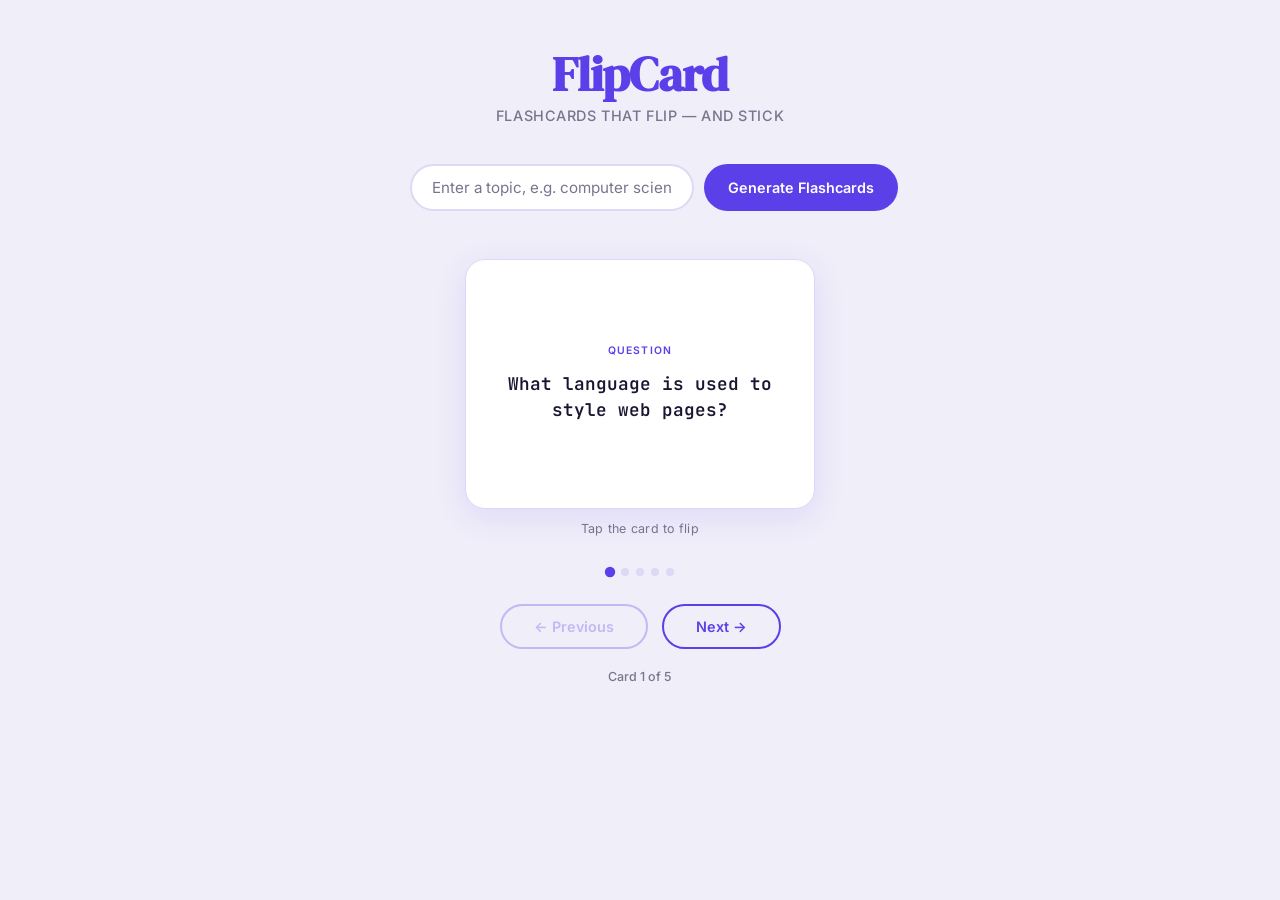
<file: index.html>
<!DOCTYPE html>
<html lang="en">

<head>
    <meta charset="UTF-8" />
    <meta name="viewport" content="width=device-width, initial-scale=1.0" />
    <title>FlipCard — Math Flashcards</title>
    <link
        href="https://fonts.googleapis.com/css2?family=DM+Serif+Display&family=Inter:wght@400;500;600&family=JetBrains+Mono:wght@400;600&display=swap"
        rel="stylesheet" />
    <link rel="stylesheet" href="style.css" />
</head>

<body>

    <!-- ── Header ── -->
    <header>
        <h1>FlipCard</h1>
        <p class="tagline">Flashcards that flip — and stick</p>
    </header>

    <!-- ── Topic Input ── -->
    <div class="input-row">
        <input type="text" id="topic-input" placeholder="Enter a topic, e.g. computer science" />
        <button id="generate-btn">Generate Flashcards</button>
    </div>

    <p class="error-msg" id="error-msg">Something went wrong. Please try again.</p>

    <!-- ── Flashcard Scene ── -->
    <div class="flashcard-scene">
        <div class="flashcard" id="flashcard">

            <!-- Front -->
            <div class="card-face card-front">
                <span class="card-label">Question</span>
                <p class="card-question" id="card-question">What language is used to style web pages?</p>
            </div>

            <!-- Back -->
            <div class="card-face card-back">
                <span class="card-label">Answer</span>
                <p class="card-answer" id="card-answer">CSS</p>
            </div>

            <!-- Loading state -->
            <div class="loading-overlay" id="loading-overlay">
                <div class="spinner"></div>
            </div>

        </div>
    </div>

    <p class="tap-hint">Tap the card to flip</p>

    <!-- ── Progress dots ── -->
    <div class="progress" id="progress-dots"></div>

    <!-- ── Controls ── -->
    <div class="controls">
        <button class="ctrl-btn" id="prev-btn">← Previous</button>
        <button class="ctrl-btn" id="next-btn">Next →</button>
    </div>

    <p class="card-counter" id="card-counter">Card 1 of 5</p>

    <script src="script.js"></script>
</body>

</html>
</file>
<file: style.css>
/* ── Tokens ── */
:root {
    --bg: #F0EEF9;
    --surface: #FFFFFF;
    --back-face: #2B1F5C;
    --accent: #5B3FE8;
    --accent-lt: #7B61FF;
    --text: #1A1530;
    --muted: #7A748F;
    --border: #DDD8F5;
    --shadow: 0 8px 32px rgba(91, 63, 232, 0.12);
    --radius-card: 20px;
    --radius-btn: 50px;
}

*,
*::before,
*::after {
    box-sizing: border-box;
    margin: 0;
    padding: 0;
}

body {
    font-family: 'Inter', sans-serif;
    background: var(--bg);
    color: var(--text);
    min-height: 100vh;
    display: flex;
    flex-direction: column;
    align-items: center;
    padding: 48px 16px 64px;
}

/* ── Header ── */
header {
    text-align: center;
    margin-bottom: 40px;
}

header h1 {
    font-family: 'DM Serif Display', serif;
    font-size: clamp(2rem, 5vw, 3rem);
    color: var(--accent);
    letter-spacing: -0.02em;
    line-height: 1.1;
    margin-bottom: 6px;
}

header p.tagline {
    font-size: 0.9rem;
    color: var(--muted);
    font-weight: 500;
    letter-spacing: 0.04em;
    text-transform: uppercase;
}

/* ── Input Row ── */
.input-row {
    display: flex;
    gap: 10px;
    margin-bottom: 48px;
    width: 100%;
    max-width: 460px;
}

#topic-input {
    flex: 1;
    padding: 12px 20px;
    border: 2px solid var(--border);
    border-radius: var(--radius-btn);
    font-family: 'Inter', sans-serif;
    font-size: 0.95rem;
    background: var(--surface);
    color: var(--text);
    outline: none;
    transition: border-color 0.2s;
}

#topic-input::placeholder {
    color: var(--muted);
}

#topic-input:focus {
    border-color: var(--accent);
}

#generate-btn {
    padding: 12px 24px;
    border: none;
    border-radius: var(--radius-btn);
    background: var(--accent);
    color: #fff;
    font-family: 'Inter', sans-serif;
    font-size: 0.9rem;
    font-weight: 600;
    cursor: pointer;
    transition: background 0.2s, transform 0.1s;
    white-space: nowrap;
}

#generate-btn:hover {
    background: var(--accent-lt);
}

#generate-btn:active {
    transform: scale(0.97);
}

/* ── Flashcard Wrapper ── */
.flashcard-scene {
    perspective: 1200px;
    width: 350px;
    height: 250px;
    cursor: pointer;
    margin-bottom: 12px;
}

.flashcard {
    width: 100%;
    height: 100%;
    position: relative;
    transform-style: preserve-3d;
    transition: transform 0.55s cubic-bezier(0.4, 0, 0.2, 1);
}

.flashcard.is-flipped {
    transform: rotateY(180deg);
}

/* shared face styles */
.card-face {
    position: absolute;
    inset: 0;
    border-radius: var(--radius-card);
    backface-visibility: hidden;
    -webkit-backface-visibility: hidden;
    display: flex;
    flex-direction: column;
    align-items: center;
    justify-content: center;
    padding: 28px 32px;
    box-shadow: var(--shadow);
}

/* Front */
.card-front {
    background: var(--surface);
    border: 1.5px solid var(--border);
}

.card-front .card-label {
    font-size: 0.65rem;
    font-weight: 600;
    letter-spacing: 0.12em;
    text-transform: uppercase;
    color: var(--accent);
    margin-bottom: 14px;
}

.card-front .card-question {
    font-family: 'JetBrains Mono', monospace;
    font-size: 1.1rem;
    font-weight: 600;
    color: var(--text);
    text-align: center;
    line-height: 1.5;
}

/* Back */
.card-back {
    background: var(--back-face);
    transform: rotateY(180deg);
}

.card-back .card-label {
    font-size: 0.65rem;
    font-weight: 600;
    letter-spacing: 0.12em;
    text-transform: uppercase;
    color: var(--accent-lt);
    margin-bottom: 14px;
}

.card-back .card-answer {
    font-family: 'JetBrains Mono', monospace;
    font-size: 1rem;
    font-weight: 400;
    color: #E8E4FF;
    text-align: center;
    line-height: 1.6;
}

/* ── Tap hint ── */
.tap-hint {
    font-size: 0.78rem;
    color: var(--muted);
    margin-bottom: 32px;
    letter-spacing: 0.02em;
}

/* ── Progress dots ── */
.progress {
    display: flex;
    gap: 7px;
    margin-bottom: 28px;
}

.dot {
    width: 8px;
    height: 8px;
    border-radius: 50%;
    background: var(--border);
    transition: background 0.25s, transform 0.25s;
}

.dot.active {
    background: var(--accent);
    transform: scale(1.3);
}

/* ── Controls ── */
.controls {
    display: flex;
    gap: 14px;
}

.ctrl-btn {
    padding: 12px 32px;
    border: 2px solid var(--accent);
    border-radius: var(--radius-btn);
    background: transparent;
    color: var(--accent);
    font-family: 'Inter', sans-serif;
    font-size: 0.9rem;
    font-weight: 600;
    cursor: pointer;
    transition: background 0.2s, color 0.2s, transform 0.1s, opacity 0.2s;
}

.ctrl-btn:hover {
    background: var(--accent);
    color: #fff;
}

.ctrl-btn:active {
    transform: scale(0.97);
}

.ctrl-btn:disabled {
    opacity: 0.3;
    cursor: default;
}

.ctrl-btn:disabled:hover {
    background: transparent;
    color: var(--accent);
}

/* ── Loading overlay ── */
.loading-overlay {
    position: absolute;
    inset: 0;
    border-radius: var(--radius-card);
    background: rgba(240, 238, 249, 0.85);
    display: flex;
    align-items: center;
    justify-content: center;
    backdrop-filter: blur(4px);
    z-index: 10;
    pointer-events: none;
    opacity: 0;
    transition: opacity 0.2s;
}

.loading-overlay.visible {
    opacity: 1;
    pointer-events: all;
}

.spinner {
    width: 36px;
    height: 36px;
    border: 3px solid var(--border);
    border-top-color: var(--accent);
    border-radius: 50%;
    animation: spin 0.7s linear infinite;
}

@keyframes spin {
    to {
        transform: rotate(360deg);
    }
}

/* ── Card counter ── */
.card-counter {
    font-size: 0.78rem;
    color: var(--muted);
    font-weight: 500;
    margin-top: 20px;
}

/* ── Error message ── */
.error-msg {
    display: none;
    color: #c0392b;
    font-size: 0.85rem;
    margin-top: -28px;
    margin-bottom: 20px;
    text-align: center;
}
</file>
<file: flashcard/flashcard.css>
/* ── Tokens ── */
:root {
    --bg: #F0EEF9;
    --surface: #FFFFFF;
    --back-face: #2B1F5C;
    --accent: #5B3FE8;
    --accent-lt: #7B61FF;
    --text: #1A1530;
    --muted: #7A748F;
    --border: #DDD8F5;
    --shadow: 0 8px 32px rgba(91, 63, 232, 0.12);
    --radius-card: 20px;
    --radius-btn: 50px;
}

*,
*::before,
*::after {
    box-sizing: border-box;
    margin: 0;
    padding: 0;
}

body {
    font-family: 'Inter', sans-serif;
    background: var(--bg);
    color: var(--text);
    min-height: 100vh;
    display: flex;
    flex-direction: column;
    align-items: center;
    padding: 48px 16px 64px;
}

/* ── Header ── */
header {
    text-align: center;
    margin-bottom: 40px;
}

header h1 {
    font-family: 'DM Serif Display', serif;
    font-size: clamp(2rem, 5vw, 3rem);
    color: var(--accent);
    letter-spacing: -0.02em;
    line-height: 1.1;
    margin-bottom: 6px;
}

header p.tagline {
    font-size: 0.9rem;
    color: var(--muted);
    font-weight: 500;
    letter-spacing: 0.04em;
    text-transform: uppercase;
}

/* ── Input Row ── */
.input-row {
    display: flex;
    gap: 10px;
    margin-bottom: 48px;
    width: 100%;
    max-width: 460px;
}

#topic-input {
    flex: 1;
    padding: 12px 20px;
    border: 2px solid var(--border);
    border-radius: var(--radius-btn);
    font-family: 'Inter', sans-serif;
    font-size: 0.95rem;
    background: var(--surface);
    color: var(--text);
    outline: none;
    transition: border-color 0.2s;
}

#topic-input::placeholder {
    color: var(--muted);
}

#topic-input:focus {
    border-color: var(--accent);
}

#generate-btn {
    padding: 12px 24px;
    border: none;
    border-radius: var(--radius-btn);
    background: var(--accent);
    color: #fff;
    font-family: 'Inter', sans-serif;
    font-size: 0.9rem;
    font-weight: 600;
    cursor: pointer;
    transition: background 0.2s, transform 0.1s;
    white-space: nowrap;
}

#generate-btn:hover {
    background: var(--accent-lt);
}

#generate-btn:active {
    transform: scale(0.97);
}

/* ── Flashcard Wrapper ── */
.flashcard-scene {
    perspective: 1200px;
    width: 350px;
    height: 250px;
    cursor: pointer;
    margin-bottom: 12px;
}

.flashcard {
    width: 100%;
    height: 100%;
    position: relative;
    transform-style: preserve-3d;
    transition: transform 0.55s cubic-bezier(0.4, 0, 0.2, 1);
}

.flashcard.is-flipped {
    transform: rotateY(180deg);
}

/* shared face styles */
.card-face {
    position: absolute;
    inset: 0;
    border-radius: var(--radius-card);
    backface-visibility: hidden;
    -webkit-backface-visibility: hidden;
    display: flex;
    flex-direction: column;
    align-items: center;
    justify-content: center;
    padding: 28px 32px;
    box-shadow: var(--shadow);
}

/* Front */
.card-front {
    background: var(--surface);
    border: 1.5px solid var(--border);
}

.card-front .card-label {
    font-size: 0.65rem;
    font-weight: 600;
    letter-spacing: 0.12em;
    text-transform: uppercase;
    color: var(--accent);
    margin-bottom: 14px;
}

.card-front .card-question {
    font-family: 'JetBrains Mono', monospace;
    font-size: 1.1rem;
    font-weight: 600;
    color: var(--text);
    text-align: center;
    line-height: 1.5;
}

/* Back */
.card-back {
    background: var(--back-face);
    transform: rotateY(180deg);
}

.card-back .card-label {
    font-size: 0.65rem;
    font-weight: 600;
    letter-spacing: 0.12em;
    text-transform: uppercase;
    color: var(--accent-lt);
    margin-bottom: 14px;
}

.card-back .card-answer {
    font-family: 'JetBrains Mono', monospace;
    font-size: 1rem;
    font-weight: 400;
    color: #E8E4FF;
    text-align: center;
    line-height: 1.6;
}

/* ── Tap hint ── */
.tap-hint {
    font-size: 0.78rem;
    color: var(--muted);
    margin-bottom: 32px;
    letter-spacing: 0.02em;
}

/* ── Progress dots ── */
.progress {
    display: flex;
    gap: 7px;
    margin-bottom: 28px;
}

.dot {
    width: 8px;
    height: 8px;
    border-radius: 50%;
    background: var(--border);
    transition: background 0.25s, transform 0.25s;
}

.dot.active {
    background: var(--accent);
    transform: scale(1.3);
}

/* ── Controls ── */
.controls {
    display: flex;
    gap: 14px;
}

.ctrl-btn {
    padding: 12px 32px;
    border: 2px solid var(--accent);
    border-radius: var(--radius-btn);
    background: transparent;
    color: var(--accent);
    font-family: 'Inter', sans-serif;
    font-size: 0.9rem;
    font-weight: 600;
    cursor: pointer;
    transition: background 0.2s, color 0.2s, transform 0.1s, opacity 0.2s;
}

.ctrl-btn:hover {
    background: var(--accent);
    color: #fff;
}

.ctrl-btn:active {
    transform: scale(0.97);
}

.ctrl-btn:disabled {
    opacity: 0.3;
    cursor: default;
}

.ctrl-btn:disabled:hover {
    background: transparent;
    color: var(--accent);
}

/* ── Loading overlay ── */
.loading-overlay {
    position: absolute;
    inset: 0;
    border-radius: var(--radius-card);
    background: rgba(240, 238, 249, 0.85);
    display: flex;
    align-items: center;
    justify-content: center;
    backdrop-filter: blur(4px);
    z-index: 10;
    pointer-events: none;
    opacity: 0;
    transition: opacity 0.2s;
}

.loading-overlay.visible {
    opacity: 1;
    pointer-events: all;
}

.spinner {
    width: 36px;
    height: 36px;
    border: 3px solid var(--border);
    border-top-color: var(--accent);
    border-radius: 50%;
    animation: spin 0.7s linear infinite;
}

@keyframes spin {
    to {
        transform: rotate(360deg);
    }
}

/* ── Card counter ── */
.card-counter {
    font-size: 0.78rem;
    color: var(--muted);
    font-weight: 500;
    margin-top: 20px;
}

/* ── Error message ── */
.error-msg {
    display: none;
    color: #c0392b;
    font-size: 0.85rem;
    margin-top: -28px;
    margin-bottom: 20px;
    text-align: center;
}
</file>
